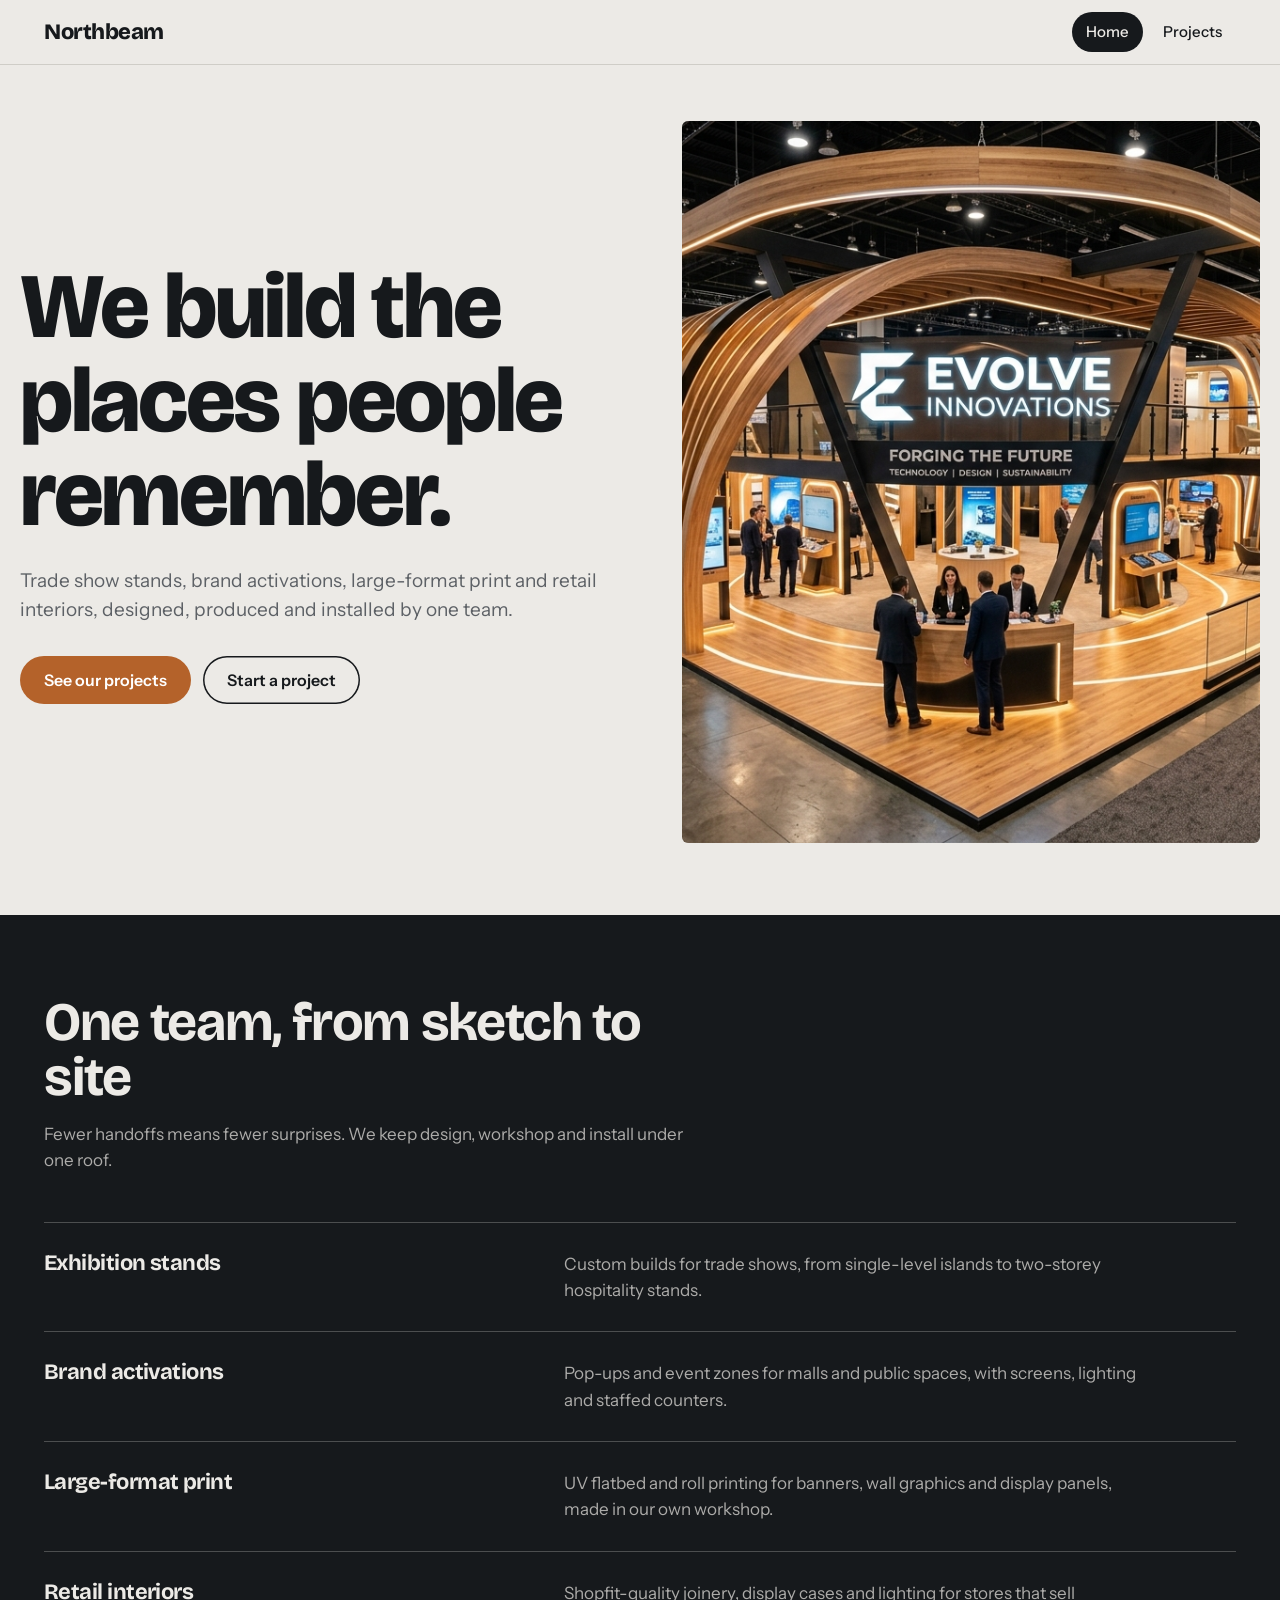
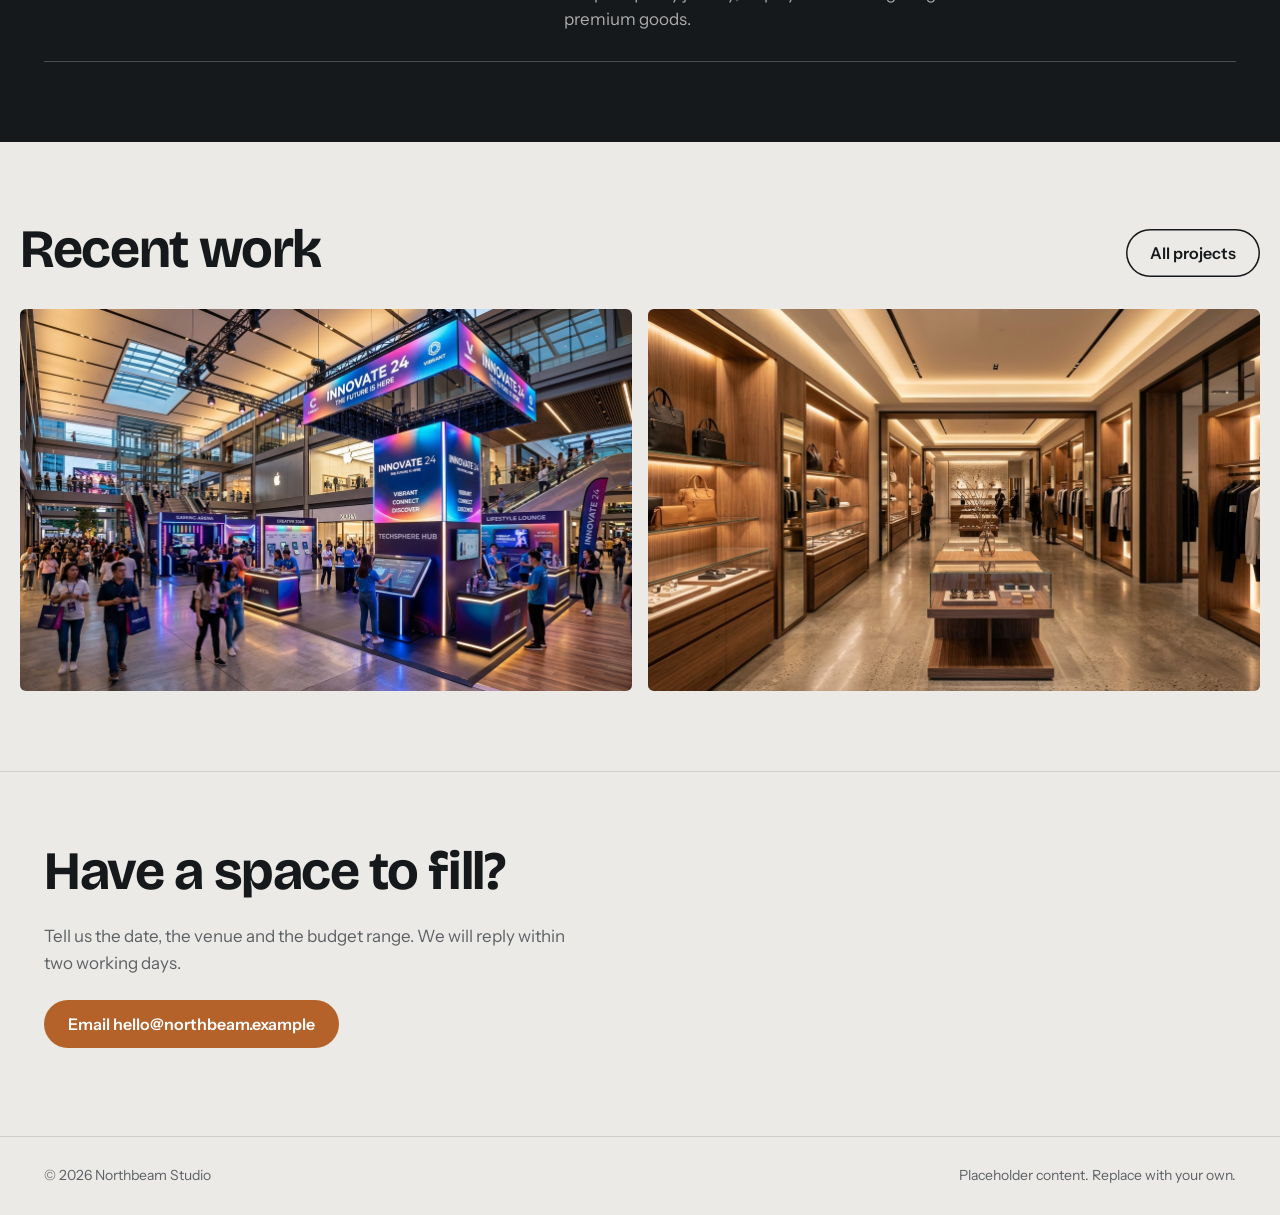
<file: index.html>
<!DOCTYPE html>
<html lang="en">
<head>
<meta charset="utf-8">
<meta name="viewport" content="width=device-width, initial-scale=1, viewport-fit=cover">
<title>Northbeam Studio – Spaces, stands and print</title>
<link rel="preconnect" href="https://fonts.googleapis.com">
<link href="https://fonts.googleapis.com/css2?family=Bricolage+Grotesque:wght@500;700;800&family=Instrument+Sans:wght@400;500;600&display=swap" rel="stylesheet">
<link rel="stylesheet" href="css/style.css">

</head>
<body>
<header class="top"><div class="wrap bar">
<a class="logo" href="index.html">Northbeam</a>
<nav aria-label="Main"><a href="index.html" aria-current="page">Home</a><a href="projects.html">Projects</a></nav>
</div></header>
<main>
<section class="wrap hero">
<div>
<h1>We build the places people remember.</h1>
<p class="lede">Trade show stands, brand activations, large-format print and retail interiors, designed, produced and installed by one team.</p>
<div class="acts"><a class="btn" href="projects.html">See our projects</a><a class="btn ghost" href="#contact">Start a project</a></div>
</div>
<figure><img src="images/image1.jpg" alt="Timber-framed exhibition stand with a lit logo wall and a busy reception desk"></figure>
</section>

<section class="band"><div class="wrap">
<div class="intro"><h2>One team, from sketch to site</h2><p>Fewer handoffs means fewer surprises. We keep design, workshop and install under one roof.</p></div>
<div class="svc">
<div><h3>Exhibition stands</h3><p>Custom builds for trade shows, from single-level islands to two-storey hospitality stands.</p></div>
<div><h3>Brand activations</h3><p>Pop-ups and event zones for malls and public spaces, with screens, lighting and staffed counters.</p></div>
<div><h3>Large-format print</h3><p>UV flatbed and roll printing for banners, wall graphics and display panels, made in our own workshop.</p></div>
<div><h3>Retail interiors</h3><p>Shopfit-quality joinery, display cases and lighting for stores that sell premium goods.</p></div>
</div>
</div></section>

<section class="wrap feat">
<div class="row"><h2>Recent work</h2><a class="btn ghost" href="projects.html">All projects</a></div>
<div class="pair">
<a href="projects.html" aria-label="View projects"><img src="images/image2.jpg" alt="Mall activation with LED signage and counters" style="border-radius:6px;aspect-ratio:16/10;object-fit:cover;width:100%"></a>
<a href="projects.html" aria-label="View projects"><img src="images/image4.jpg" alt="Retail store interior with timber shelving" style="border-radius:6px;aspect-ratio:16/10;object-fit:cover;width:100%"></a>
</div>
</section>

<section class="cta" id="contact"><div class="wrap">
<h2>Have a space to fill?</h2>
<p style="color:var(--muted);max-width:50ch">Tell us the date, the venue and the budget range. We will reply within two working days.</p>
<a class="btn" href="mailto:hello@northbeam.example">Email hello@northbeam.example</a>
</div></section>
</main>
<footer><div class="wrap"><span>© 2026 Northbeam Studio</span><span>Placeholder content. Replace with your own.</span></div></footer>

</body>
</html>
</file>
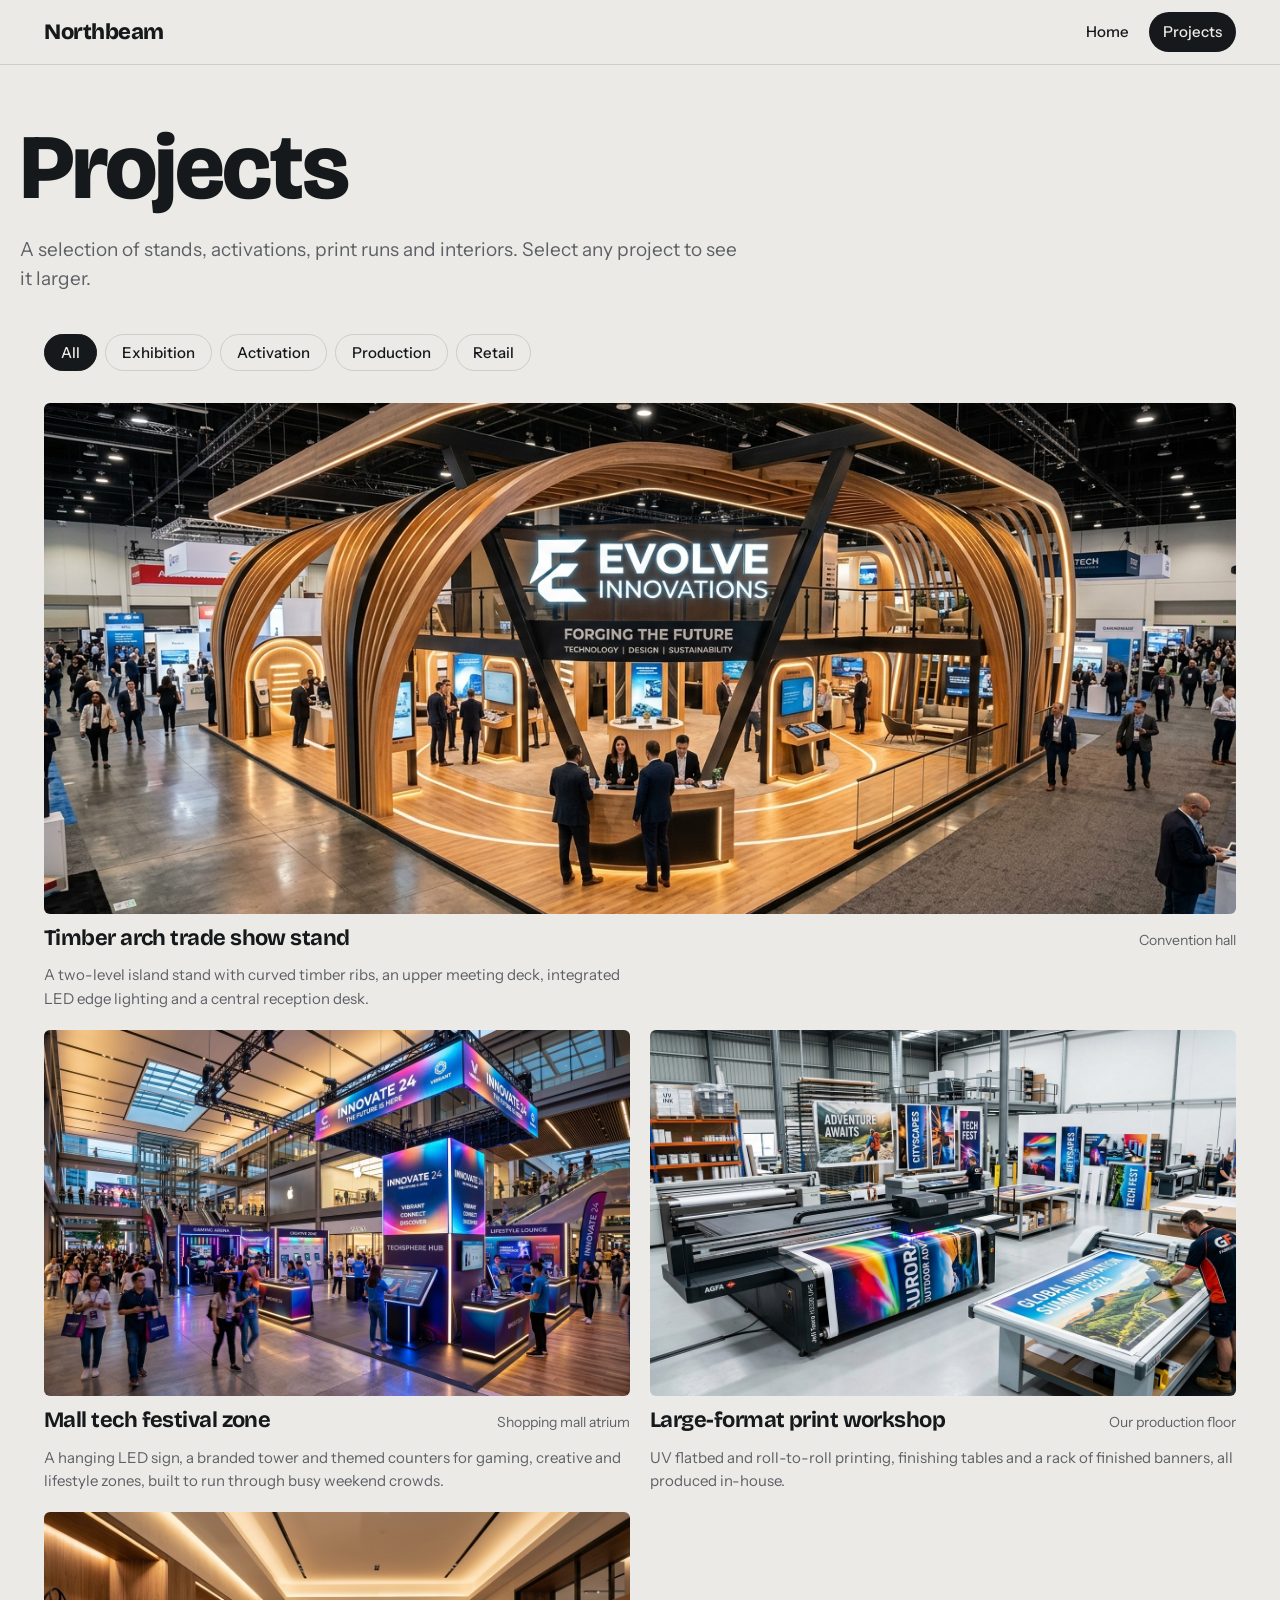
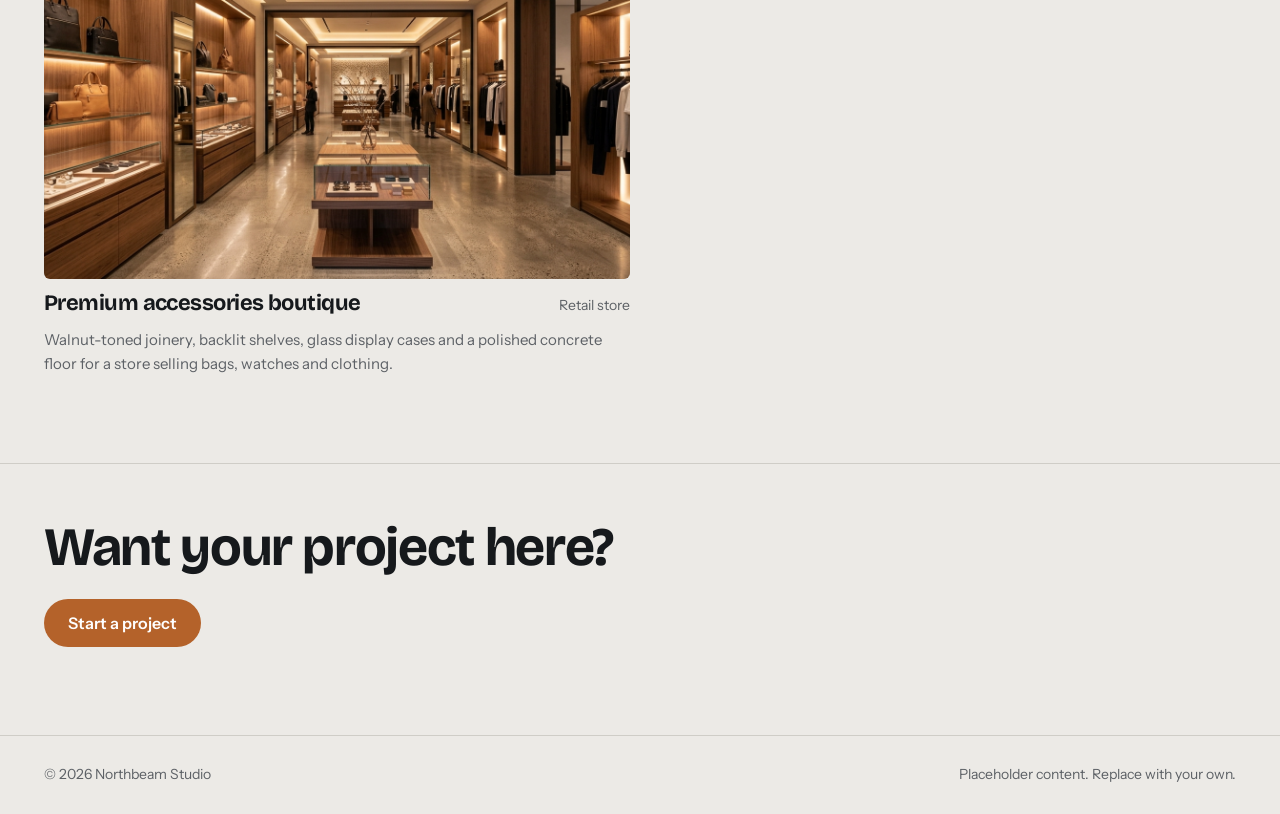
<file: projects.html>
<!DOCTYPE html>
<html lang="en">
<head>
<meta charset="utf-8">
<meta name="viewport" content="width=device-width, initial-scale=1, viewport-fit=cover">
<title>Projects – Northbeam Studio</title>
<link rel="preconnect" href="https://fonts.googleapis.com">
<link href="https://fonts.googleapis.com/css2?family=Bricolage+Grotesque:wght@500;700;800&family=Instrument+Sans:wght@400;500;600&display=swap" rel="stylesheet">
<link rel="stylesheet" href="css/style.css">

</head>
<body>
<header class="top"><div class="wrap bar">
<a class="logo" href="index.html">Northbeam</a>
<nav aria-label="Main"><a href="index.html">Home</a><a href="projects.html" aria-current="page">Projects</a></nav>
</div></header>
<main>
<section class="wrap phead">
<h1>Projects</h1>
<p>A selection of stands, activations, print runs and interiors. Select any project to see it larger.</p>
</section>
<div class="wrap">
<div class="filters" role="group" aria-label="Filter projects" id="filters"></div>
<div class="grid" id="grid"></div>
</div>
<section class="cta" style="padding-top:56px"><div class="wrap">
<h2>Want your project here?</h2>
<a class="btn" href="mailto:hello@northbeam.example">Start a project</a>
</div></section>
</main>
<footer><div class="wrap"><span>© 2026 Northbeam Studio</span><span>Placeholder content. Replace with your own.</span></div></footer>

<dialog id="dlg" aria-label="Project detail"><button class="x" id="dx" aria-label="Close">×</button><img id="di" alt=""><div class="cap"><h3 id="dt"></h3><p id="dd"></p></div></dialog>

<script>

var P=[
{id:1,cat:"Exhibition",title:"Timber arch trade show stand",place:"Convention hall",img:"images/image1.jpg",alt:"Timber-framed exhibition stand with a lit logo wall and a busy reception desk",desc:"A two-level island stand with curved timber ribs, an upper meeting deck, integrated LED edge lighting and a central reception desk."},
{id:2,cat:"Activation",title:"Mall tech festival zone",place:"Shopping mall atrium",img:"images/image2.jpg",alt:"Mall activation with LED signage and counters",desc:"A hanging LED sign, a branded tower and themed counters for gaming, creative and lifestyle zones, built to run through busy weekend crowds."},
{id:3,cat:"Production",title:"Large-format print workshop",place:"Our production floor",img:"images/image3.jpg",alt:"Print workshop with a UV flatbed printer and finished banners",desc:"UV flatbed and roll-to-roll printing, finishing tables and a rack of finished banners, all produced in-house."},
{id:4,cat:"Retail",title:"Premium accessories boutique",place:"Retail store",img:"images/image4.jpg",alt:"Retail store interior with timber shelving and glass cases",desc:"Walnut-toned joinery, backlit shelves, glass display cases and a polished concrete floor for a store selling bags, watches and clothing."}
];
var cats=["All"].concat(P.map(function(p){return p.cat}));
var grid=document.getElementById('grid'),fl=document.getElementById('filters'),dlg=document.getElementById('dlg');
P.forEach(function(p){var b=document.createElement('button');b.className='card';b.dataset.cat=p.cat;
b.innerHTML='<div class="im"><img loading="lazy" src="'+p.img+'" alt="'+p.alt+'"></div><div class="meta"><h3>'+p.title+'</h3><span>'+p.place+'</span></div><p>'+p.desc+'</p>';
b.onclick=function(){document.getElementById('di').src=p.img;document.getElementById('di').alt=p.alt;document.getElementById('dt').textContent=p.title;document.getElementById('dd').textContent=p.desc;dlg.showModal()};
grid.appendChild(b)});
cats.forEach(function(c,i){var b=document.createElement('button');b.className='chip';b.textContent=c;b.setAttribute('aria-pressed',i==0);
b.onclick=function(){[].forEach.call(fl.children,function(x){x.setAttribute('aria-pressed',x===b)});
[].forEach.call(grid.children,function(g){g.hidden=!(c=="All"||g.dataset.cat==c)})};fl.appendChild(b)});
document.getElementById('dx').onclick=function(){dlg.close()};
dlg.addEventListener('click',function(e){if(e.target===dlg)dlg.close()});
</script>
</body>
</html>
</file>
<file: css/style.css>
:root{--bg:#eceae6;--surface:#fff;--ink:#16191c;--muted:#5d6166;--line:#cfcdc7;--accent:#b4622a;--on-accent:#fff;
--head:'Bricolage Grotesque','Arial Narrow',Arial,sans-serif;--body:'Instrument Sans',system-ui,Arial,sans-serif;
box-sizing:border-box;padding-top:env(safe-area-inset-top,0px);padding-bottom:env(safe-area-inset-bottom,0px);color-scheme:light}
@media (prefers-color-scheme:dark){:root:not([data-theme="light"]){--bg:#121416;--surface:#1b1e21;--ink:#eeece8;--muted:#9ea2a7;--line:#2f3337;--accent:#e08a4f;--on-accent:#16191c;color-scheme:dark}}
:root[data-theme="dark"]{--bg:#121416;--surface:#1b1e21;--ink:#eeece8;--muted:#9ea2a7;--line:#2f3337;--accent:#e08a4f;--on-accent:#16191c;color-scheme:dark}
html{scroll-padding-top:env(safe-area-inset-top,0px);height:100%}
*,*::before,*::after{box-sizing:inherit}
body{margin:0;min-height:100%;background:var(--bg);color:var(--ink);font:400 17px/1.55 var(--body)}
img{display:block;max-width:100%}
a{color:inherit}
:focus-visible{outline:3px solid var(--accent);outline-offset:3px}
.wrap{max-width:1240px;margin:0 auto;padding:0 24px}
header.top{position:sticky;top:env(safe-area-inset-top,0px);z-index:5;background:var(--bg);border-bottom:1px solid var(--line)}
.bar{display:flex;align-items:center;justify-content:space-between;height:64px}
.logo{font:800 22px/1 var(--head);text-decoration:none;letter-spacing:-.02em}
nav{display:flex;gap:6px}
nav a{padding:8px 14px;border-radius:999px;text-decoration:none;font-weight:500;font-size:15px}
nav a[aria-current="page"]{background:var(--ink);color:var(--bg)}
nav a:not([aria-current]):hover{background:var(--line)}
h1,h2,h3{font-family:var(--head);margin:0;letter-spacing:-.025em;line-height:1.02}
h1{font-size:clamp(44px,7.2vw,100px);font-weight:800}
h2{font-size:clamp(30px,4.4vw,54px);font-weight:700}
h3{font-size:22px;font-weight:700;line-height:1.15}
p{margin:0}
.btn{display:inline-block;padding:14px 24px;border-radius:999px;background:var(--accent);color:var(--on-accent);font-weight:600;text-decoration:none;border:0;cursor:pointer;font:600 16px var(--body)}
.btn.ghost{background:transparent;color:var(--ink);box-shadow:inset 0 0 0 1.5px var(--ink)}
.btn:hover{filter:brightness(1.08)}
.hero{display:grid;grid-template-columns:1fr;gap:40px;padding:56px 0 72px}
.hero .lede{max-width:46ch;color:var(--muted);font-size:19px;margin:24px 0 32px}
.hero .acts{display:flex;gap:12px;flex-wrap:wrap}
.hero figure{margin:0;border-radius:6px;overflow:hidden;aspect-ratio:16/10;background:var(--line)}
.hero figure img{width:100%;height:100%;object-fit:cover}
@media(min-width:960px){.hero{grid-template-columns:1.05fr 1fr;align-items:center;gap:56px}.hero figure{aspect-ratio:4/5}}
.band{background:var(--ink);color:var(--bg);padding:80px 0}
.band .intro{display:grid;gap:16px;margin-bottom:48px;max-width:60ch}
.band .intro p{color:color-mix(in srgb,var(--bg) 70%,transparent)}
.svc{display:grid;gap:0;border-top:1px solid color-mix(in srgb,var(--bg) 25%,transparent)}
.svc div{padding:28px 0;border-bottom:1px solid color-mix(in srgb,var(--bg) 25%,transparent);display:grid;gap:8px}
.svc p{color:color-mix(in srgb,var(--bg) 70%,transparent);max-width:52ch}
@media(min-width:800px){.svc div{grid-template-columns:1fr 1.4fr;gap:40px;align-items:baseline}}
.feat{padding:80px 0}
.feat .row{display:flex;justify-content:space-between;align-items:end;gap:20px;flex-wrap:wrap;margin-bottom:32px}
.feat .pair{display:grid;gap:16px}
@media(min-width:760px){.feat .pair{grid-template-columns:1fr 1fr}}
.cta{padding:72px 0 88px;border-top:1px solid var(--line)}
.cta .wrap{display:grid;gap:24px;justify-items:start}
footer{border-top:1px solid var(--line);padding:28px 0;color:var(--muted);font-size:14px}
footer .wrap{display:flex;justify-content:space-between;flex-wrap:wrap;gap:8px}
/* projects */
.phead{padding:56px 0 24px;display:grid;gap:20px}
.phead p{color:var(--muted);max-width:56ch;font-size:19px}
.filters{display:flex;gap:8px;flex-wrap:wrap;padding:16px 0 32px}
.chip{padding:8px 16px;border-radius:999px;border:1.5px solid var(--line);background:transparent;color:var(--ink);font:500 15px var(--body);cursor:pointer}
.chip[aria-pressed="true"]{background:var(--ink);color:var(--bg);border-color:var(--ink)}
.grid{display:grid;gap:20px;padding-bottom:88px;grid-template-columns:repeat(6,1fr)}
.card{grid-column:span 6;margin:0;text-align:left;background:none;border:0;padding:0;color:inherit;font:inherit;cursor:pointer;display:grid;gap:12px;align-content:start}
.card .im{overflow:hidden;border-radius:6px;background:var(--line);aspect-ratio:16/10}
.card img{width:100%;height:100%;object-fit:cover;transition:transform .5s ease}
.card:hover img{transform:scale(1.03)}
.card .meta{display:flex;justify-content:space-between;gap:12px;align-items:baseline}
.card .meta span{color:var(--muted);font-size:14px;white-space:nowrap}
.card p{color:var(--muted);font-size:15px;max-width:60ch}
.card[hidden]{display:none}
@media(min-width:860px){
.card{grid-column:span 3}
.card:nth-child(1):not([hidden]){grid-column:span 6}
.card:nth-child(1) .im{aspect-ratio:21/9}
}
dialog{border:0;padding:0;background:var(--surface);color:var(--ink);width:min(1100px,94vw);max-height:92vh;border-radius:8px;overflow:auto}
dialog::backdrop{background:rgba(10,12,14,.78)}
dialog img{width:100%;max-height:68vh;object-fit:contain;background:#0d0f10}
dialog .cap{padding:20px 24px 24px;display:grid;gap:8px}
dialog .cap p{color:var(--muted);max-width:70ch}
dialog .x{position:absolute;top:10px;right:10px;width:40px;height:40px;border-radius:50%;border:0;background:rgba(0,0,0,.65);color:#fff;font-size:22px;cursor:pointer}
@media(prefers-reduced-motion:reduce){*{transition:none!important}}
</file>
